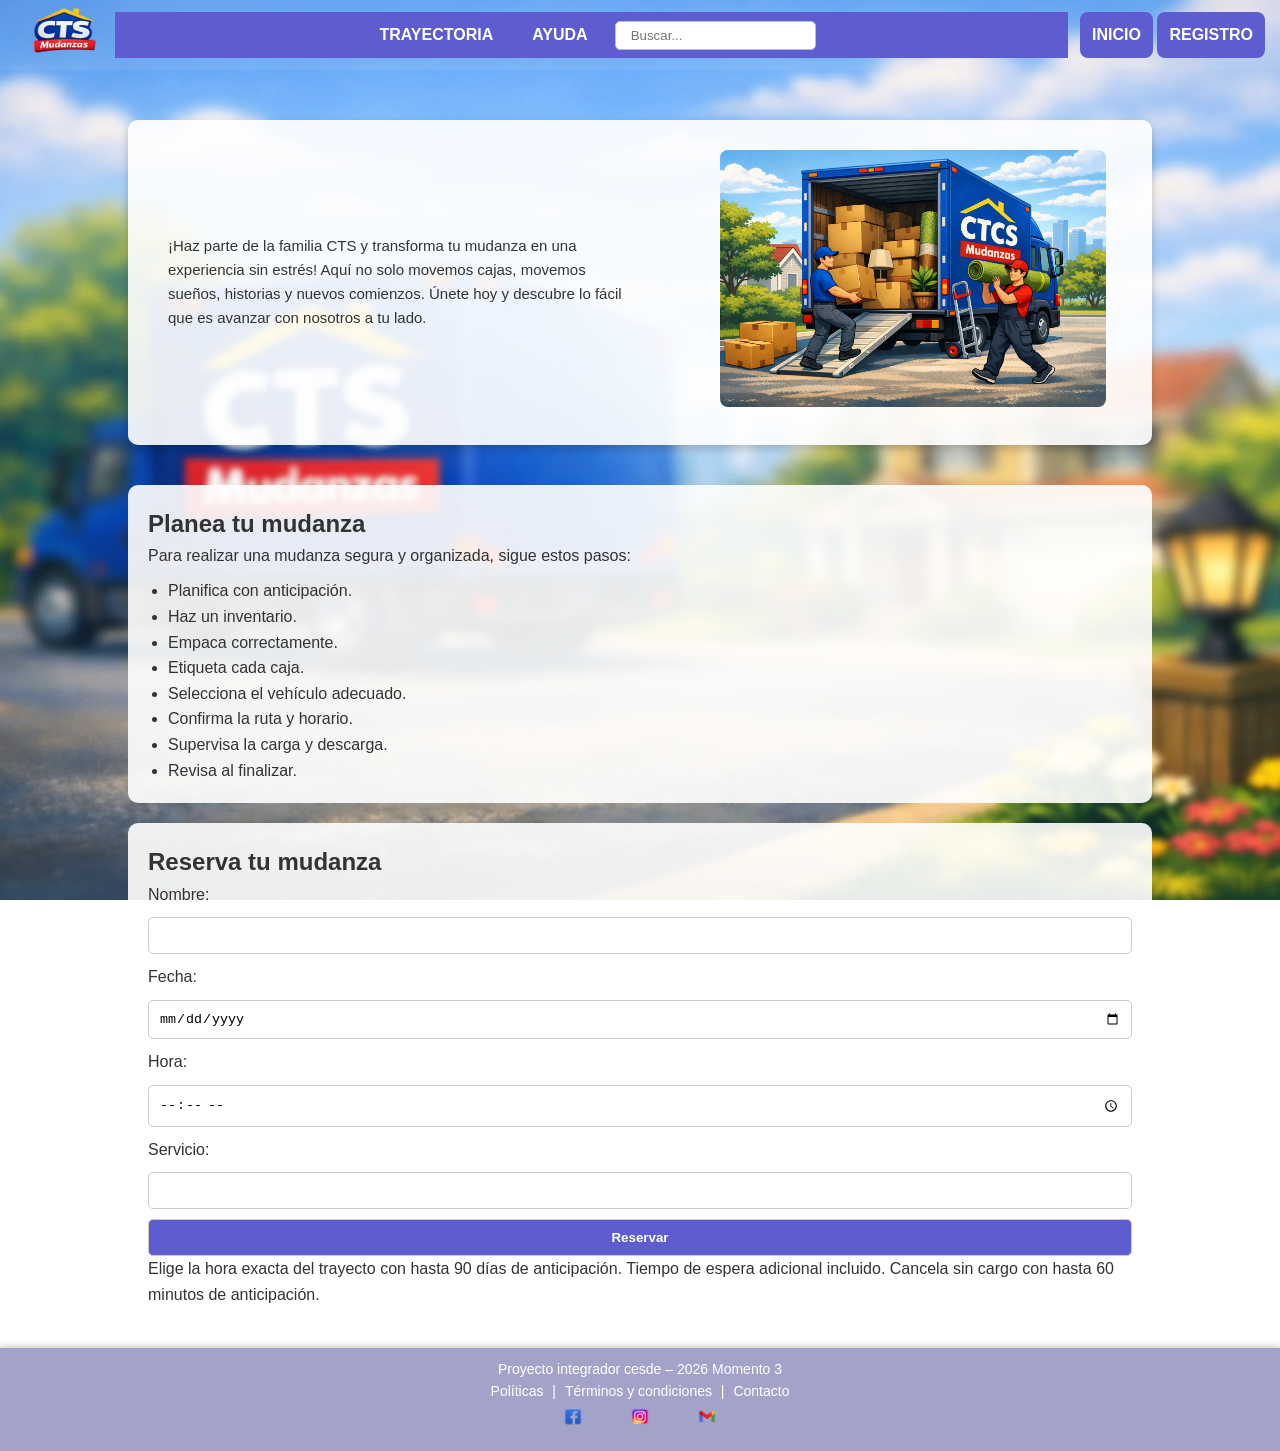
<file: index.html>
<!DOCTYPE html>
<html lang="en">

<head>
    <meta charset="UTF-8">
    <meta name="viewport" content="width=device-width, initial-scale=1.0">
    <title>CARGA TU CASA SEGURA</title>
    <link rel="stylesheet" href="Css/style.css">
</head>

<body>
    <header class="cabezera">
        <nav>
            <section class="nav-izquierda">
                <a href="index.html" class="logo">
                    <img src="imagenes/Logo_CTS.png" alt="CTS" />
                </a>
            </section>

            <form class="barra-busqueda busqueda-mobile" action="busqueda.html" method="get">
                <input type="text" name="q" placeholder="Buscar...">
            </form>

            <input class="menu-toggle" type="checkbox" id="menu-toggle" aria-label="Abrir menu">
            <label class="hamburger-btn" for="menu-toggle" aria-label="Abrir menu">
                <span></span>
                <span></span>
                <span></span>
            </label>
            <label class="menu-overlay" for="menu-toggle" aria-label="Cerrar menu"></label>

            <section class="hamburger-menu" aria-label="Menu principal">
                <section class="nav-centro">
                    <a href="Trayectoria.html">TRAYECTORIA</a>

                    <section class="dropdown">
                        <input class="help-toggle" type="checkbox" id="help-toggle" aria-label="Abrir ayuda">
                        <label class="dropbtn" for="help-toggle">AYUDA</label>
                        <section class="dropdown-content">
                            <a href="ComoUsarCTS.html">Como usar CTS</a>
                            <a href="QuienesSomos.html">Quienes somos</a>
                            <a href="PreguntasFrecuentes.html">Preguntas Frecuentes</a>
                            <a href="Testimonios.html">Testimonios</a>
                        </section>
                    </section>

                    <form class="barra-busqueda busqueda-desktop" action="busqueda.html" method="get">
                        <input type="text" name="q" placeholder="Buscar...">
                    </form>
                </section>

                <section class="nav-derecha">
                    <a href="inicio.html">INICIO</a>
                    <a href="Registro.html">REGISTRO</a>
                </section>
            </section>
        </nav>
    </header>

    <!-- Sección principal -->
    <main>
        <section class="conten">
            <aside class="dere">
                ¡Haz parte de la familia CTS y transforma tu mudanza en una experiencia sin estrés!
                Aquí no solo movemos cajas, movemos sueños, historias y nuevos comienzos.
                Únete hoy y descubre lo fácil que es avanzar con nosotros a tu lado.
            </aside>
            <aside class="izqui">
                <img src="imagenes/Camion.png" alt="Camión de mudanza">
            </aside>
        </section>
        <!-- Planea tu mudanza -->
        <section class="mudanza">
            <h2>Planea tu mudanza</h2>
            <p id="lol">Para realizar una mudanza segura y organizada, sigue estos pasos:</p>
            <ul>
                <li>Planifica con anticipación.</li>
                <li>Haz un inventario.</li>
                <li>Empaca correctamente.</li>
                <li>Etiqueta cada caja.</li>
                <li>Selecciona el vehículo adecuado.</li>
                <li>Confirma la ruta y horario.</li>
                <li>Supervisa la carga y descarga.</li>
                <li>Revisa al finalizar.</li>
            </ul>
        </section>


        <section class="agenda">
            <h2>Reserva tu mudanza</h2>
            <form>
                <label for="nombre">Nombre:</label>
                <input type="text" id="nombre" name="nombre" required>

                <label for="fecha">Fecha:</label>
                <input type="date" id="fecha" name="fecha" required>

                <label for="hora">Hora:</label>
                <input type="time" id="hora" name="hora" required>

                <label for="servicio">Servicio:</label>
                <input type="text" id="servicio" name="servicio">

                <button type="submit">Reservar</button>
            </form>
            <p class="info">Elige la hora exacta del trayecto con hasta 90 días de anticipación.
                Tiempo de espera adicional incluido. Cancela sin cargo con hasta 60 minutos de anticipación.</p>
        </section>
    </main>

    <footer>
        <p>Proyecto integrador cesde – 2026 Momento 3</p>

        <section class="footer-links">
            <a href="Politicas.html">Políticas</a> |
            <a href="TerminoyCondiciones.html">Términos y condiciones</a> |
            <a href="contacto.html">Contacto</a>
        </section>

        <section class="footer-social">
            <a href="https://facebook.com" target="_blank">
                <img src="imagenes/Logo_face.png" alt="Facebook">
            </a>
            <a href="https://instagram.com" target="_blank">
                <img src="imagenes/Logo_inst.png" alt="Instagram">
            </a>
            <a href="https://www.gmail.com">
                <img src="imagenes/Logo_gmail.png" alt="Gmail">
            </a>
        </section>
    </footer>
</body>

</html>
</file>
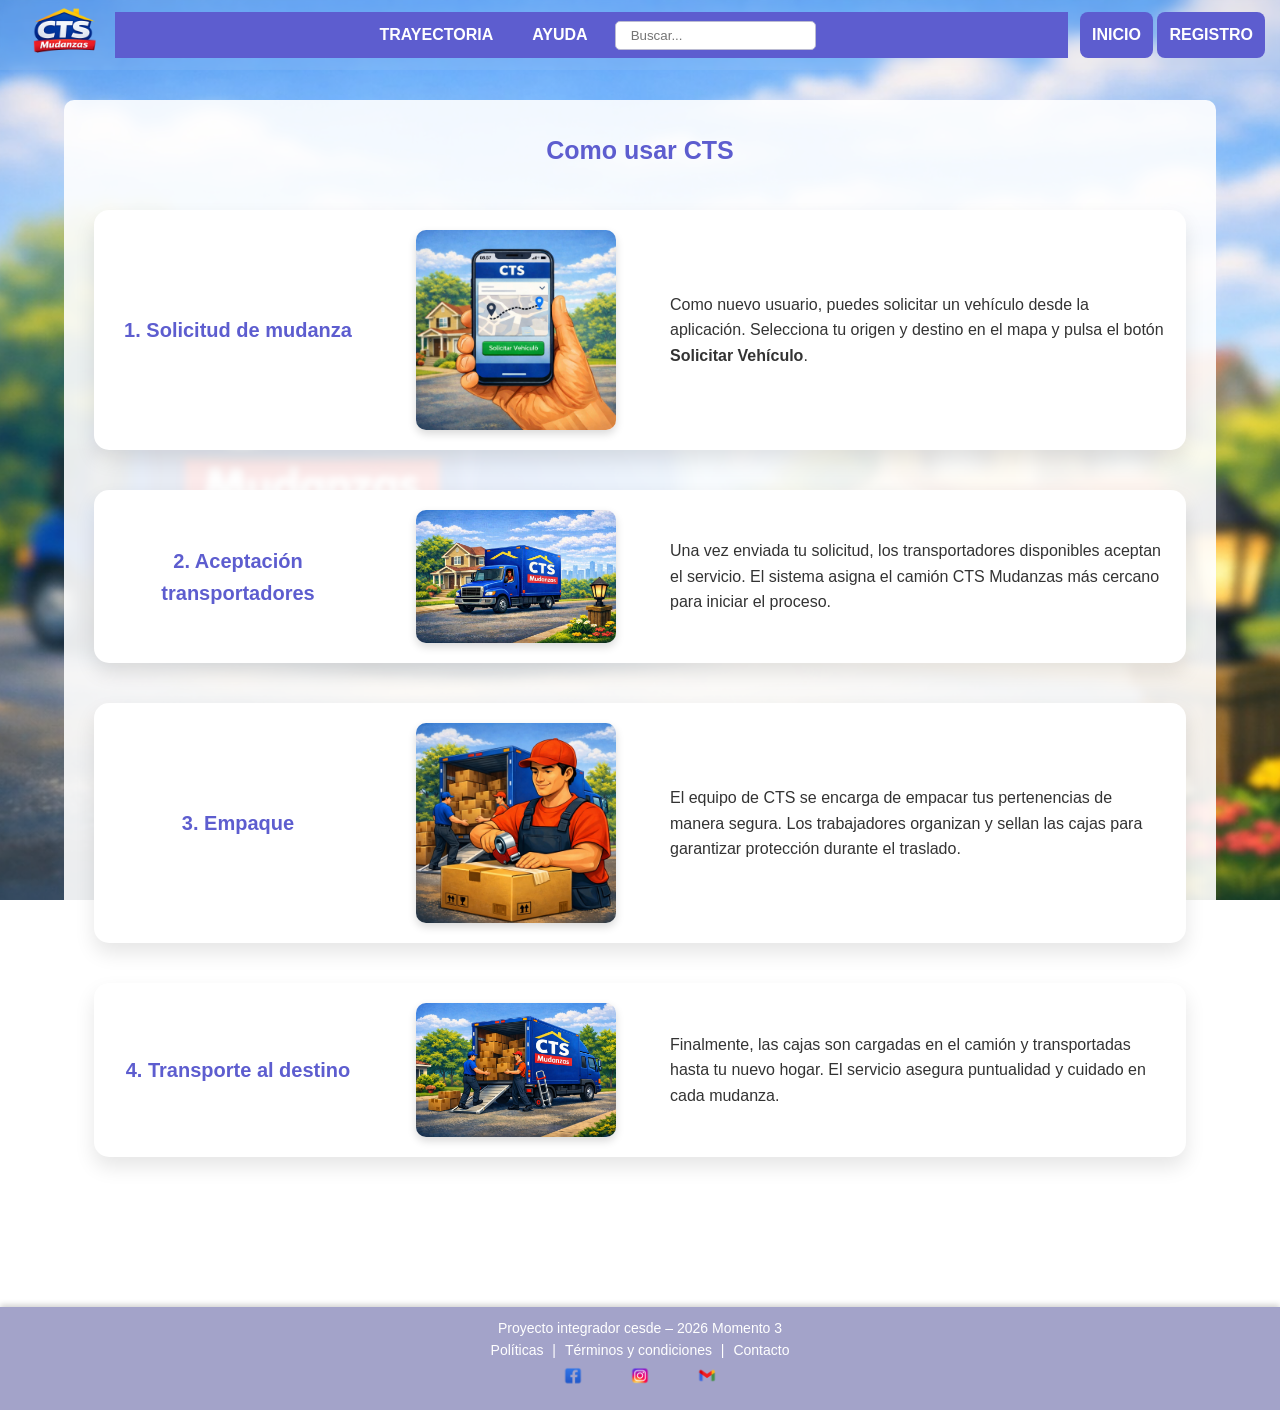
<file: ComoUsarCTS.html>
<!DOCTYPE html>
<html lang="en">

<head>
  <meta charset="UTF-8">
  <meta name="viewport" content="width=device-width, initial-scale=1.0">
  <title>COMO USAR CTS</title>
  <link rel="stylesheet" href="Css/style.css">
</head>

<body>
  <header class="cabezera">
    <nav>
      <section class="nav-izquierda">
        <a href="index.html" class="logo">
          <img src="imagenes/Logo_CTS.png" alt="CTS" />
        </a>
      </section>

      <form class="barra-busqueda busqueda-mobile" action="busqueda.html" method="get">
        <input type="text" name="q" placeholder="Buscar...">
      </form>

      <input class="menu-toggle" type="checkbox" id="menu-toggle" aria-label="Abrir menu">
      <label class="hamburger-btn" for="menu-toggle" aria-label="Abrir menu">
        <span></span>
        <span></span>
        <span></span>
      </label>
      <label class="menu-overlay" for="menu-toggle" aria-label="Cerrar menu"></label>

      <section class="hamburger-menu" aria-label="Menu principal">
        <section class="nav-centro">
          <a href="Trayectoria.html">TRAYECTORIA</a>

          <section class="dropdown">
            <input class="help-toggle" type="checkbox" id="help-toggle" aria-label="Abrir ayuda">
            <label class="dropbtn" for="help-toggle">AYUDA</label>
            <section class="dropdown-content">
              <a href="ComoUsarCTS.html">Como usar CTS</a>
              <a href="QuienesSomos.html">Quienes somos</a>
              <a href="PreguntasFrecuentes.html">Preguntas Frecuentes</a>
              <a href="Testimonios.html">Testimonios</a>
            </section>
          </section>

          <form class="barra-busqueda busqueda-desktop" action="busqueda.html" method="get">
            <input type="text" name="q" placeholder="Buscar...">
          </form>
        </section>

        <section class="nav-derecha">
          <a href="inicio.html">INICIO</a>
          <a href="Registro.html">REGISTRO</a>
        </section>
      </section>
    </nav>
  </header>
  <main>
    <section class="ComoUsarCTS">
      <h2>Como usar CTS</h2>

      <section>
        <h3>1. Solicitud de mudanza</h3>
        <aside class="imagen-contenedor">
          <img src="imagenes/Paso_paso1.png" alt="Solicitud de vehículo en la app CTS">
        </aside>
        <p class="descripcion">
          Como nuevo usuario, puedes solicitar un vehículo desde la aplicación.
          Selecciona tu origen y destino en el mapa y pulsa el botón <strong>Solicitar Vehículo</strong>.
        </p>
      </section>

      <section>
        <h3>2. Aceptación transportadores</h3>
        <aside class="imagen-contenedor">
          <img src="imagenes/Paso_paso2.png" alt="Camión CTS Mudanzas frente a casa">
        </aside>
        <p class="descripcion">
          Una vez enviada tu solicitud, los transportadores disponibles aceptan el servicio.
          El sistema asigna el camión CTS Mudanzas más cercano para iniciar el proceso.
        </p>
      </section>

      <section>
        <h3>3. Empaque</h3>
        <aside class="imagen-contenedor">
          <img src="imagenes/Paso_paso3.png" alt="Trabajadores empacando cajas">
        </aside>
        <p class="descripcion">
          El equipo de CTS se encarga de empacar tus pertenencias de manera segura.
          Los trabajadores organizan y sellan las cajas para garantizar protección durante el traslado.
        </p>
      </section>

      <section>
        <h3>4. Transporte al destino</h3>
        <aside class="imagen-contenedor">
          <img src="imagenes/Paso_paso4.png" alt="Camión CTS cargando cajas">
        </aside>
        <p class="descripcion">
          Finalmente, las cajas son cargadas en el camión y transportadas hasta tu nuevo hogar.
          El servicio asegura puntualidad y cuidado en cada mudanza.
        </p>
      </section>
    </section>
  </main>


  <footer>
    <p>Proyecto integrador cesde – 2026 Momento 3</p>

    <section class="footer-links">
      <a href="Politicas.html">Políticas</a> |
      <a href="TerminoyCondiciones.html">Términos y condiciones</a> |
      <a href="contacto.html">Contacto</a>
    </section>

    <section class="footer-social">
      <a href="https://facebook.com" target="_blank">
        <img src="imagenes/Logo_face.png" alt="Facebook">
      </a>
      <a href="https://instagram.com" target="_blank">
        <img src="imagenes/Logo_inst.png" alt="Instagram">
      </a>
      <a href="https://www.gmail.com">
        <img src="imagenes/Logo_gmail.png" alt="Gmail">
      </a>
    </section>
  </footer>
</body>

</html>
</file>
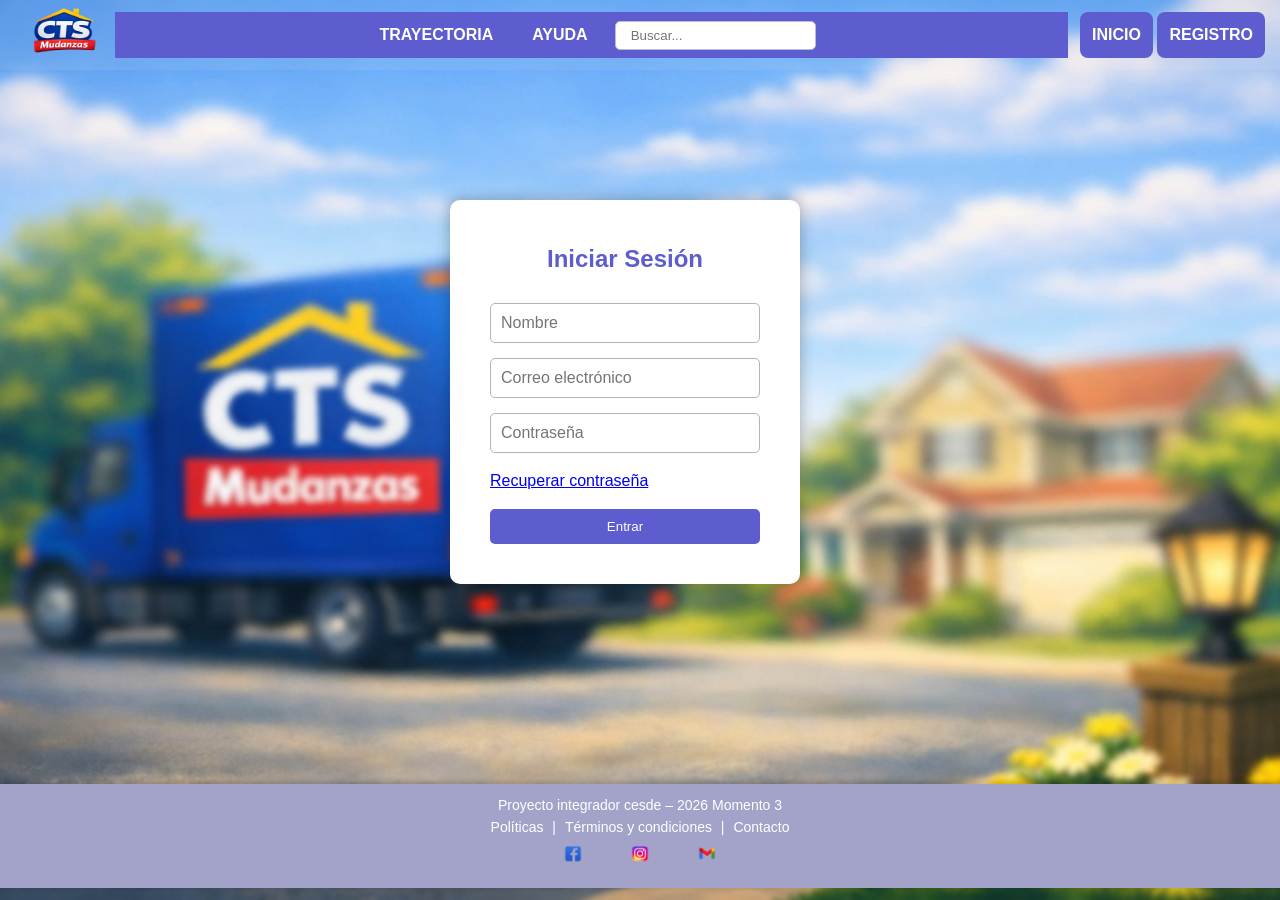
<file: inicio.html>
<!DOCTYPE html>
<html lang="en">

<head>
  <meta charset="UTF-8">
  <meta name="viewport" content="width=device-width, initial-scale=1.0">
  <title>INICIO</title>
  <link rel="stylesheet" href="Css/style.css">

</head>

<body>
  <header class="cabezera">
    <nav>
      <section class="nav-izquierda">
        <a href="index.html" class="logo">
          <img src="imagenes/Logo_CTS.png" alt="CTS" />
        </a>
      </section>

      <form class="barra-busqueda busqueda-mobile" action="busqueda.html" method="get">
        <input type="text" name="q" placeholder="Buscar...">
      </form>

      <input class="menu-toggle" type="checkbox" id="menu-toggle" aria-label="Abrir menu">
      <label class="hamburger-btn" for="menu-toggle" aria-label="Abrir menu">
        <span></span>
        <span></span>
        <span></span>
      </label>
      <label class="menu-overlay" for="menu-toggle" aria-label="Cerrar menu"></label>

      <section class="hamburger-menu" aria-label="Menu principal">
        <section class="nav-centro">
          <a href="Trayectoria.html">TRAYECTORIA</a>

          <section class="dropdown">
            <input class="help-toggle" type="checkbox" id="help-toggle" aria-label="Abrir ayuda">
            <label class="dropbtn" for="help-toggle">AYUDA</label>
            <section class="dropdown-content">
              <a href="ComoUsarCTS.html">Como usar CTS</a>
              <a href="QuienesSomos.html">Quienes somos</a>
              <a href="PreguntasFrecuentes.html">Preguntas Frecuentes</a>
              <a href="Testimonios.html">Testimonios</a>
            </section>
          </section>

          <form class="barra-busqueda busqueda-desktop" action="busqueda.html" method="get">
            <input type="text" name="q" placeholder="Buscar...">
          </form>
        </section>

        <section class="nav-derecha">
          <a href="inicio.html">INICIO</a>
          <a href="Registro.html">REGISTRO</a>
        </section>
      </section>
    </nav>
  </header>

  <section class="login-flotante">
    <h2>Iniciar Sesión</h2>

    <input type="text" id="nombre" placeholder="Nombre">
    <input type="email" placeholder="Correo electrónico">
    <input type="password" placeholder="Contraseña">
    <a href="#">Recuperar contraseña</a>

    <button onclick="entrar()">Entrar</button>
  </section>

  <footer>
    <p>Proyecto integrador cesde – 2026 Momento 3</p>

    <section class="footer-links">
      <a href="Politicas.html">Políticas</a> |
      <a href="TerminoyCondiciones.html">Términos y condiciones</a> |
      <a href="contacto.html">Contacto</a>
    </section>

    <section class="footer-social">
      <a href="https://facebook.com" target="_blank">
        <img src="imagenes/Logo_face.png" alt="Facebook">
      </a>
      <a href="https://instagram.com" target="_blank">
        <img src="imagenes/Logo_inst.png" alt="Instagram">
      </a>
      <a href="https://www.gmail.com">
        <img src="imagenes/Logo_gmail.png" alt="Gmail">
      </a>
    </section>
  </footer>
</body>

</html>
</file>
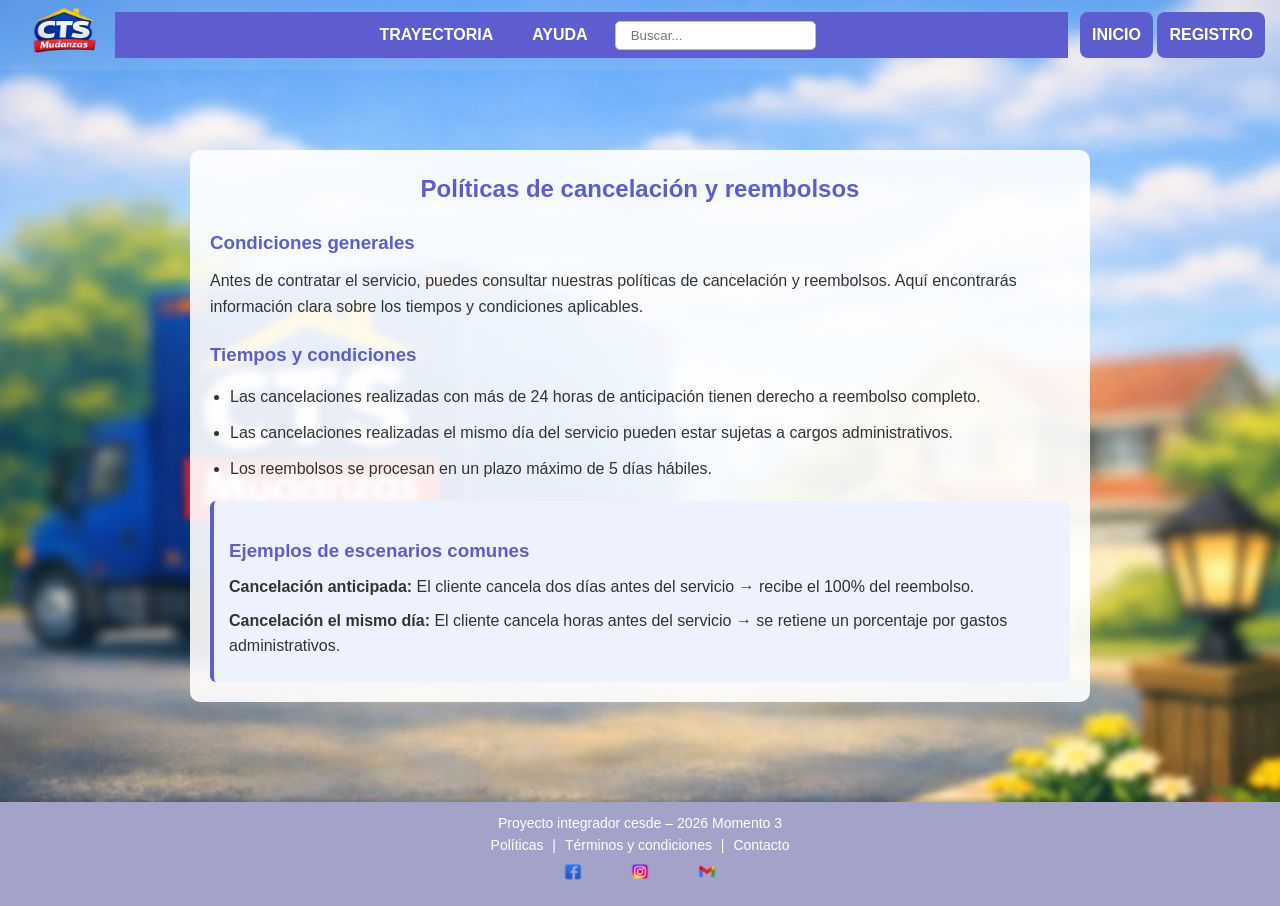
<file: Politicas.html>
<!DOCTYPE html>
<html lang="en">

<head>
  <meta charset="UTF-8">
  <meta name="viewport" content="width=device-width, initial-scale=1.0">
  <title>POLITICAS</title>
  <link rel="stylesheet" href="Css/style.css">
</head>

<body>
  <header class="cabezera">
    <nav>
      <section class="nav-izquierda">
        <a href="index.html" class="logo">
          <img src="imagenes/Logo_CTS.png" alt="CTS" />
        </a>
      </section>

      <form class="barra-busqueda busqueda-mobile" action="busqueda.html" method="get">
        <input type="text" name="q" placeholder="Buscar...">
      </form>

      <input class="menu-toggle" type="checkbox" id="menu-toggle" aria-label="Abrir menu">
      <label class="hamburger-btn" for="menu-toggle" aria-label="Abrir menu">
        <span></span>
        <span></span>
        <span></span>
      </label>
      <label class="menu-overlay" for="menu-toggle" aria-label="Cerrar menu"></label>

      <section class="hamburger-menu" aria-label="Menu principal">
        <section class="nav-centro">
          <a href="Trayectoria.html">TRAYECTORIA</a>

          <section class="dropdown">
            <input class="help-toggle" type="checkbox" id="help-toggle" aria-label="Abrir ayuda">
            <label class="dropbtn" for="help-toggle">AYUDA</label>
            <section class="dropdown-content">
              <a href="ComoUsarCTS.html">Como usar CTS</a>
              <a href="QuienesSomos.html">Quienes somos</a>
              <a href="PreguntasFrecuentes.html">Preguntas Frecuentes</a>
              <a href="Testimonios.html">Testimonios</a>
            </section>
          </section>

          <form class="barra-busqueda busqueda-desktop" action="busqueda.html" method="get">
            <input type="text" name="q" placeholder="Buscar...">
          </form>
        </section>

        <section class="nav-derecha">
          <a href="inicio.html">INICIO</a>
          <a href="Registro.html">REGISTRO</a>
        </section>
      </section>
    </nav>
  </header>


  <section class="politicas">
    <h2>Políticas de cancelación y reembolsos</h2>

    <section>
      <h3>Condiciones generales</h3>
      <p>
        Antes de contratar el servicio, puedes consultar nuestras políticas de cancelación y reembolsos.
        Aquí encontrarás información clara sobre los tiempos y condiciones aplicables.
      </p>
    </section>

    <section>
      <h3>Tiempos y condiciones</h3>
      <ul>
        <li>Las cancelaciones realizadas con más de 24 horas de anticipación tienen derecho a reembolso completo.</li>
        <li>Las cancelaciones realizadas el mismo día del servicio pueden estar sujetas a cargos administrativos.</li>
        <li>Los reembolsos se procesan en un plazo máximo de 5 días hábiles.</li>
      </ul>
    </section>

    <section class="ejemplos">
      <h3>Ejemplos de escenarios comunes</h3>
      <p><strong>Cancelación anticipada:</strong> El cliente cancela dos días antes del servicio → recibe el 100% del
        reembolso.</p>
      <p><strong>Cancelación el mismo día:</strong> El cliente cancela horas antes del servicio → se retiene un
        porcentaje por gastos administrativos.</p>
    </section>
  </section>

  <footer>
    <p>Proyecto integrador cesde – 2026 Momento 3</p>

    <section class="footer-links">
      <a href="Politicas.html">Políticas</a> |
      <a href="TerminoyCondiciones.html">Términos y condiciones</a> |
      <a href="contacto.html">Contacto</a>
    </section>

    <section class="footer-social">
      <a href="https://facebook.com" target="_blank">
        <img src="imagenes/Logo_face.png" alt="Facebook">
      </a>
      <a href="https://instagram.com" target="_blank">
        <img src="imagenes/Logo_inst.png" alt="Instagram">
      </a>
      <a href="https://www.gmail.com">
        <img src="imagenes/Logo_gmail.png" alt="Gmail">
      </a>
    </section>
  </footer>
</body>

</html>
</file>
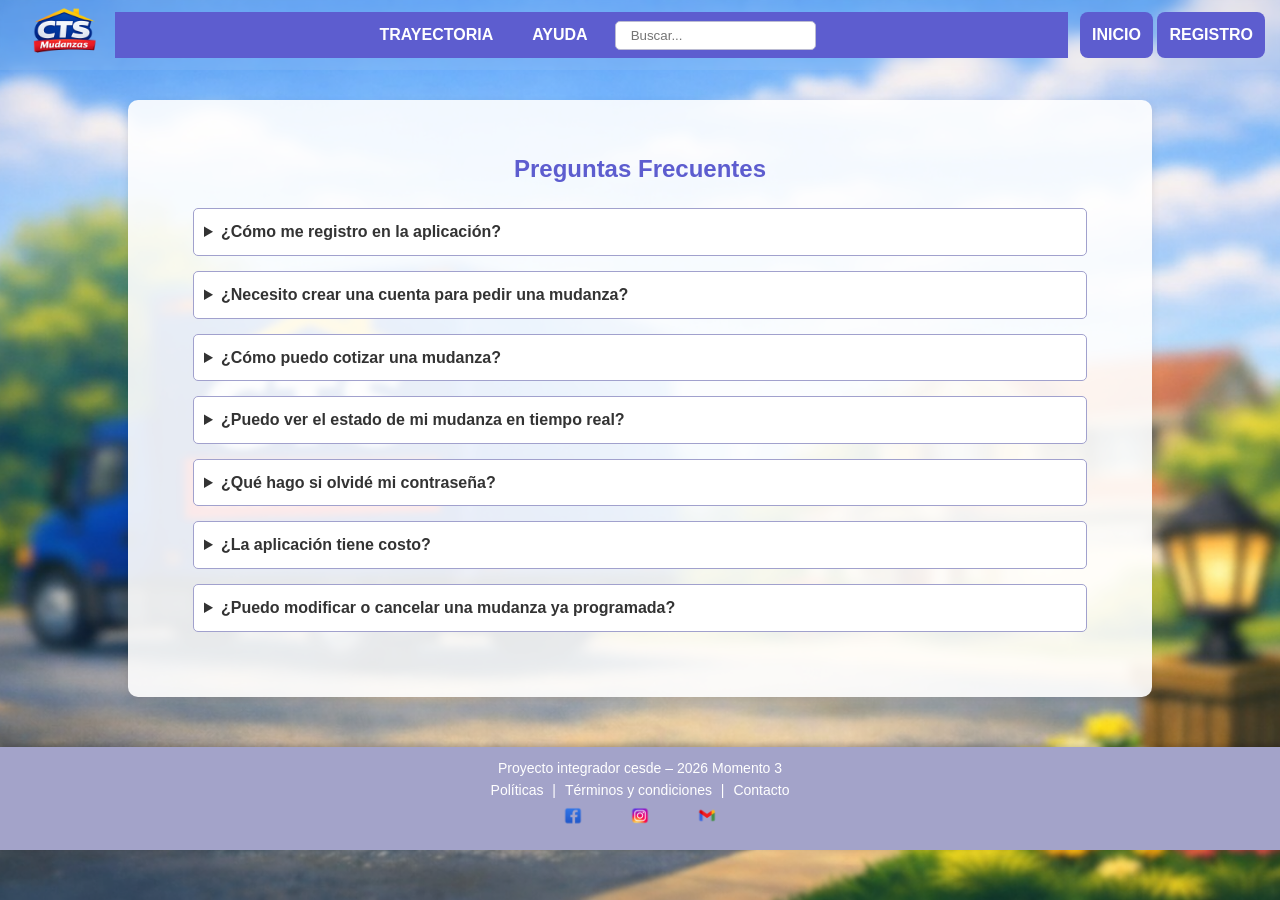
<file: PreguntasFrecuentes.html>
<!DOCTYPE html>
<html lang="en">

<head>
    <meta charset="UTF-8">
    <meta name="viewport" content="width=device-width, initial-scale=1.0">
    <title>PREGUNTAS FRECUENTES</title>
    <link rel="stylesheet" href="Css/style.css">
</head>

<body>
  <header class="cabezera">
    <nav>
      <section class="nav-izquierda">
        <a href="index.html" class="logo">
          <img src="imagenes/Logo_CTS.png" alt="CTS" />
        </a>
      </section>

      <form class="barra-busqueda busqueda-mobile" action="busqueda.html" method="get">
        <input type="text" name="q" placeholder="Buscar...">
      </form>

      <input class="menu-toggle" type="checkbox" id="menu-toggle" aria-label="Abrir menu">
      <label class="hamburger-btn" for="menu-toggle" aria-label="Abrir menu">
        <span></span>
        <span></span>
        <span></span>
      </label>
      <label class="menu-overlay" for="menu-toggle" aria-label="Cerrar menu"></label>

      <section class="hamburger-menu" aria-label="Menu principal">
        <section class="nav-centro">
          <a href="Trayectoria.html">TRAYECTORIA</a>

          <section class="dropdown">
            <input class="help-toggle" type="checkbox" id="help-toggle" aria-label="Abrir ayuda">
            <label class="dropbtn" for="help-toggle">AYUDA</label>
            <section class="dropdown-content">
              <a href="ComoUsarCTS.html">Como usar CTS</a>
              <a href="QuienesSomos.html">Quienes somos</a>
              <a href="PreguntasFrecuentes.html">Preguntas Frecuentes</a>
              <a href="Testimonios.html">Testimonios</a>
            </section>
          </section>

          <form class="barra-busqueda busqueda-desktop" action="busqueda.html" method="get">
            <input type="text" name="q" placeholder="Buscar...">
          </form>
        </section>

        <section class="nav-derecha">
          <a href="inicio.html">INICIO</a>
          <a href="Registro.html">REGISTRO</a>
        </section>
      </section>
    </nav>
  </header>

    <section class="PreguntasF">
        <h2>Preguntas Frecuentes</h2>
        <details>
            <summary>¿Cómo me registro en la aplicación?</summary>
            <p>Puedes registrarte ingresando tu nombre, correo electrónico y contraseña en la sección de Registro.
                También puedes usar tu cuenta de redes sociales si lo prefieres.</p>
        </details>

        <details>
            <summary>¿Necesito crear una cuenta para pedir una mudanza?</summary>
            <p>Sí, es necesario registrarte para poder guardar tus datos, cotizaciones y hacer seguimiento a tus
                servicios.</p>
        </details>

        <details>
            <summary>¿Cómo puedo cotizar una mudanza?</summary>
            <p>En la pantalla principal encontrarás la opción "Cotizar mudanza". Allí podrás ingresar la dirección de
                origen, destino y el tipo de objetos que deseas transportar.</p>
        </details>

        <details>
            <summary>¿Puedo ver el estado de mi mudanza en tiempo real?</summary>
            <p>Sí, en la sección "Trayectoria" podrás consultar el estado de tu mudanza: en preparación, en tránsito o
                entregada.</p>
        </details>

        <details>
            <summary>¿Qué hago si olvidé mi contraseña?</summary>
            <p>En la pantalla de inicio de sesión selecciona "Olvidé mi contraseña" y sigue las instrucciones para
                recuperarla.</p>
        </details>

        <details>
            <summary>¿La aplicación tiene costo?</summary>
            <p>No, la aplicación es gratuita. Solo pagas por los servicios de mudanza que contrates.</p>
        </details>

        <details>
            <summary>¿Puedo modificar o cancelar una mudanza ya programada?</summary>
            <p>Sí, desde la sección "Trayectoria" puedes gestionar tus servicios, modificarlos o cancelarlos según las
                políticas de la empresa.</p>
        </details>
    </section>

    <footer>
        <p>Proyecto integrador cesde – 2026 Momento 3</p>

        <section class="footer-links">
            <a href="Politicas.html">Políticas</a> |
            <a href="TerminoyCondiciones.html">Términos y condiciones</a> |
            <a href="contacto.html">Contacto</a>
        </section>

        <section class="footer-social">
            <a href="https://facebook.com" target="_blank">
                <img src="imagenes/Logo_face.png" alt="Facebook">
            </a>
            <a href="https://instagram.com" target="_blank">
                <img src="imagenes/Logo_inst.png" alt="Instagram">
            </a>
            <a href="https://www.gmail.com">
                <img src="imagenes/Logo_gmail.png" alt="Gmail">
            </a>
        </section>
    </footer>
</body>

</html>
</file>
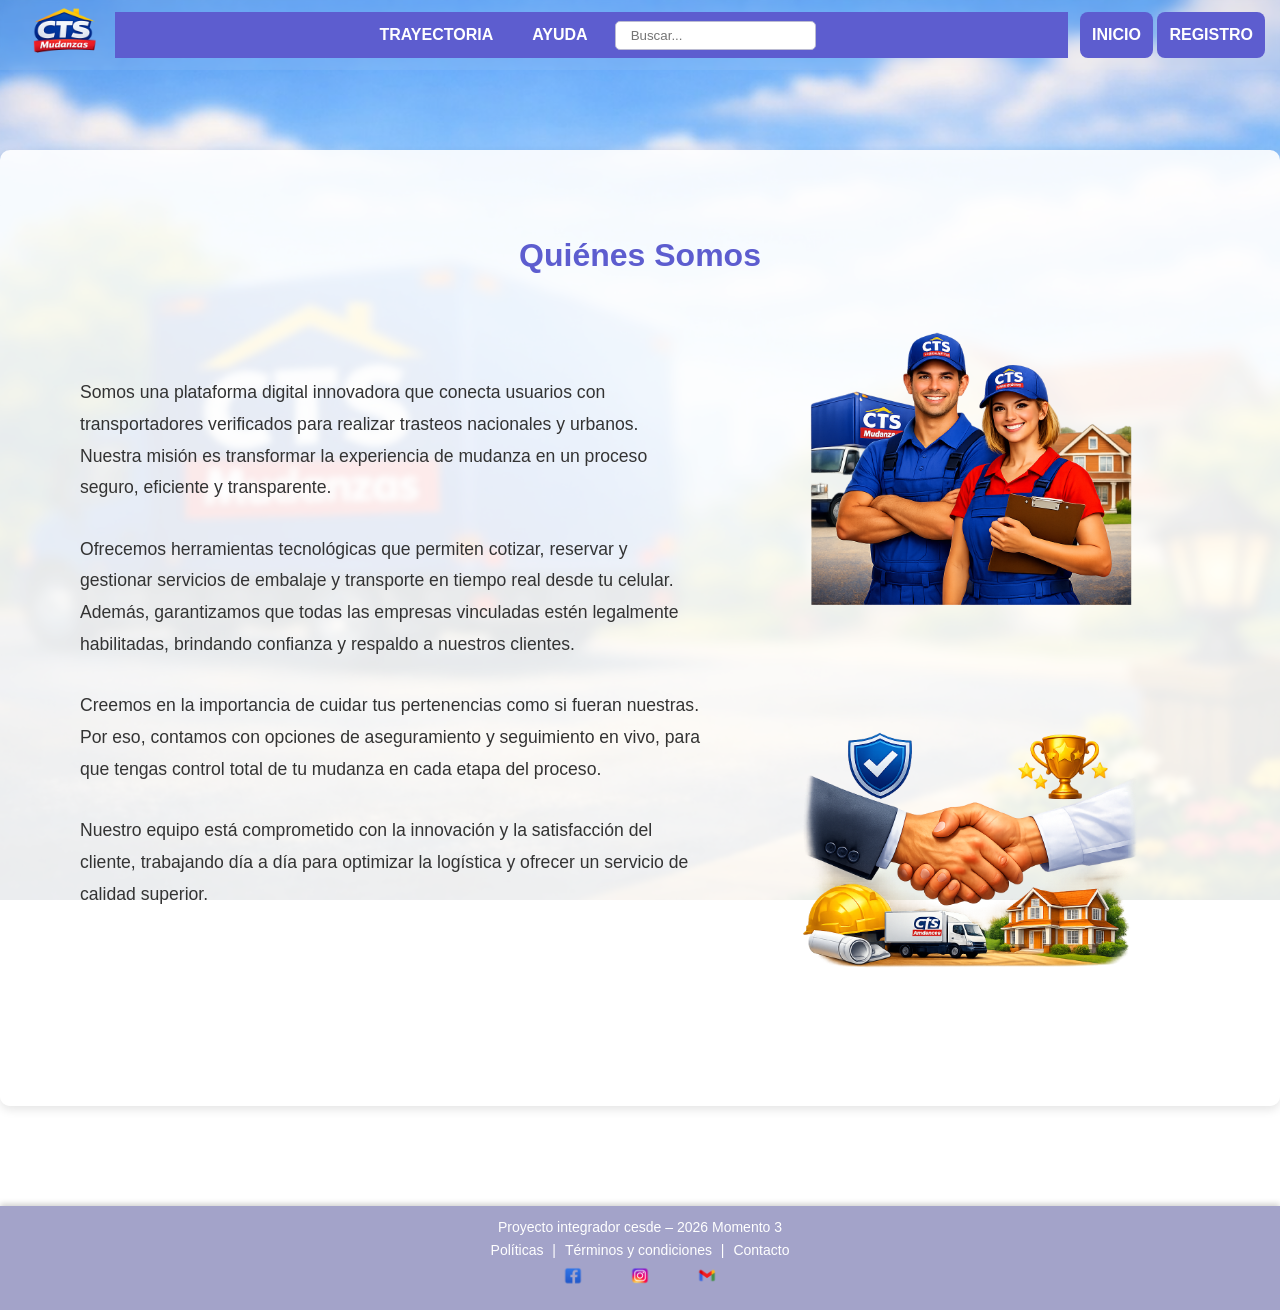
<file: QuienesSomos.html>
<!DOCTYPE html>
<html lang="en">

<head>
  <meta charset="UTF-8">
  <meta name="viewport" content="width=device-width, initial-scale=1.0">
  <title>QUIENES SOMOS</title>
  <link rel="stylesheet" href="Css/style.css">
</head>

<body>
  <header class="cabezera">
    <nav>
      <section class="nav-izquierda">
        <a href="index.html" class="logo">
          <img src="imagenes/Logo_CTS.png" alt="CTS" />
        </a>
      </section>

      <form class="barra-busqueda busqueda-mobile" action="busqueda.html" method="get">
        <input type="text" name="q" placeholder="Buscar...">
      </form>

      <input class="menu-toggle" type="checkbox" id="menu-toggle" aria-label="Abrir menu">
      <label class="hamburger-btn" for="menu-toggle" aria-label="Abrir menu">
        <span></span>
        <span></span>
        <span></span>
      </label>
      <label class="menu-overlay" for="menu-toggle" aria-label="Cerrar menu"></label>

      <section class="hamburger-menu" aria-label="Menu principal">
        <section class="nav-centro">
          <a href="Trayectoria.html">TRAYECTORIA</a>

          <section class="dropdown">
            <input class="help-toggle" type="checkbox" id="help-toggle" aria-label="Abrir ayuda">
            <label class="dropbtn" for="help-toggle">AYUDA</label>
            <section class="dropdown-content">
              <a href="ComoUsarCTS.html">Como usar CTS</a>
              <a href="QuienesSomos.html">Quienes somos</a>
              <a href="PreguntasFrecuentes.html">Preguntas Frecuentes</a>
              <a href="Testimonios.html">Testimonios</a>
            </section>
          </section>

          <form class="barra-busqueda busqueda-desktop" action="busqueda.html" method="get">
            <input type="text" name="q" placeholder="Buscar...">
          </form>
        </section>

        <section class="nav-derecha">
          <a href="inicio.html">INICIO</a>
          <a href="Registro.html">REGISTRO</a>
        </section>
      </section>
    </nav>
  </header>

  <section class="quienes-somos">
    <h2>Quiénes Somos</h2>

    <article class="contenido">
      <section class="texto">
        <p>
          Somos una plataforma digital innovadora que conecta usuarios con transportadores verificados para realizar
          trasteos nacionales y urbanos.
          Nuestra misión es transformar la experiencia de mudanza en un proceso seguro, eficiente y transparente.
        </p>
        <p>
          Ofrecemos herramientas tecnológicas que permiten cotizar, reservar y gestionar servicios de embalaje y
          transporte en tiempo real desde tu celular.
          Además, garantizamos que todas las empresas vinculadas estén legalmente habilitadas, brindando confianza y
          respaldo a nuestros clientes.
        </p>
        <p>
          Creemos en la importancia de cuidar tus pertenencias como si fueran nuestras. Por eso, contamos con opciones
          de aseguramiento y seguimiento en vivo,
          para que tengas control total de tu mudanza en cada etapa del proceso.
        </p>
        <p>
          Nuestro equipo está comprometido con la innovación y la satisfacción del cliente, trabajando día a día para
          optimizar la logística y ofrecer un servicio de calidad superior.
        </p>
      </section>

      <aside class="imagenes">
        <figure>
          <img src="imagenes/QuienesSomos.png" alt="Equipo CTS Mudanzas">
        </figure>
        <figure>
          <img src="imagenes/QuienesSomos2.png" alt="Confianza y compromiso CTS Mudanzas">
        </figure>
      </aside>
    </article>
  </section>

  <footer>
    <p>Proyecto integrador cesde – 2026 Momento 3</p>

    <section class="footer-links">
      <a href="Politicas.html">Políticas</a> |
      <a href="TerminoyCondiciones.html">Términos y condiciones</a> |
      <a href="contacto.html">Contacto</a>
    </section>

    <section class="footer-social">
      <a href="https://facebook.com" target="_blank">
        <img src="imagenes/Logo_face.png" alt="Facebook">
      </a>
      <a href="https://instagram.com" target="_blank">
        <img src="imagenes/Logo_inst.png" alt="Instagram">
      </a>
      <a href="https://www.gmail.com">
        <img src="imagenes/Logo_gmail.png" alt="Gmail">
      </a>
    </section>
  </footer>
</body>

</html>
</file>
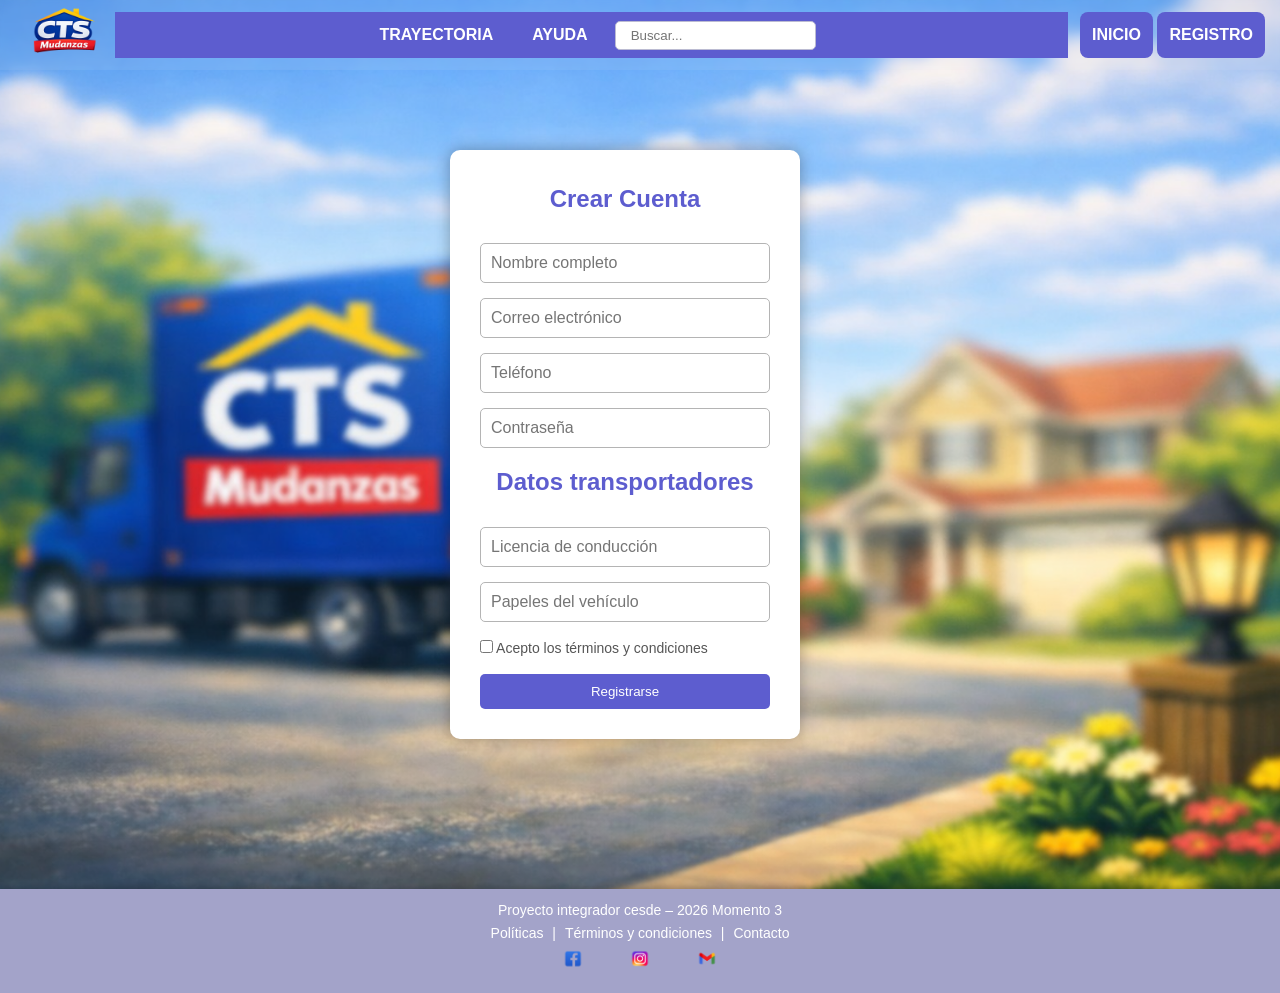
<file: Registro.html>
<!DOCTYPE html>
<html lang="en">

<head>
  <meta charset="UTF-8">
  <meta name="viewport" content="width=device-width, initial-scale=1.0">
  <title>REGISTRO</title>
  <link rel="stylesheet" href="Css/style.css">
</head>

<body>
  <header class="cabezera">
    <nav>
      <section class="nav-izquierda">
        <a href="index.html" class="logo">
          <img src="imagenes/Logo_CTS.png" alt="CTS" />
        </a>
      </section>

      <form class="barra-busqueda busqueda-mobile" action="busqueda.html" method="get">
        <input type="text" name="q" placeholder="Buscar...">
      </form>

      <input class="menu-toggle" type="checkbox" id="menu-toggle" aria-label="Abrir menu">
      <label class="hamburger-btn" for="menu-toggle" aria-label="Abrir menu">
        <span></span>
        <span></span>
        <span></span>
      </label>
      <label class="menu-overlay" for="menu-toggle" aria-label="Cerrar menu"></label>

      <section class="hamburger-menu" aria-label="Menu principal">
        <section class="nav-centro">
          <a href="Trayectoria.html">TRAYECTORIA</a>

          <section class="dropdown">
            <input class="help-toggle" type="checkbox" id="help-toggle" aria-label="Abrir ayuda">
            <label class="dropbtn" for="help-toggle">AYUDA</label>
            <section class="dropdown-content">
              <a href="ComoUsarCTS.html">Como usar CTS</a>
              <a href="QuienesSomos.html">Quienes somos</a>
              <a href="PreguntasFrecuentes.html">Preguntas Frecuentes</a>
              <a href="Testimonios.html">Testimonios</a>
            </section>
          </section>

          <form class="barra-busqueda busqueda-desktop" action="busqueda.html" method="get">
            <input type="text" name="q" placeholder="Buscar...">
          </form>
        </section>

        <section class="nav-derecha">
          <a href="inicio.html">INICIO</a>
          <a href="Registro.html">REGISTRO</a>
        </section>
      </section>
    </nav>
  </header>

  <article class="registro-flotante">
    <h2>Crear Cuenta</h2>

    <input type="text" placeholder="Nombre completo" required>
    <input type="email" placeholder="Correo electrónico" required>
    <input type="tel" placeholder="Teléfono" required>
    <input type="password" placeholder="Contraseña" required>

    <h2>Datos transportadores</h2>
    <input type="text" placeholder="Licencia de conducción">
    <input type="text" placeholder="Papeles del vehículo">

    <label>
      <input type="checkbox" required> Acepto los términos y condiciones
    </label>

    <button onclick="registrar()">Registrarse</button>
  </article>

  <footer>
    <p>Proyecto integrador cesde – 2026 Momento 3</p>

    <section class="footer-links">
      <a href="Politicas.html">Políticas</a> |
      <a href="TerminoyCondiciones.html">Términos y condiciones</a> |
      <a href="contacto.html">Contacto</a>
    </section>

    <section class="footer-social">
      <a href="https://facebook.com" target="_blank">
        <img src="imagenes/Logo_face.png" alt="Facebook">
      </a>
      <a href="https://instagram.com" target="_blank">
        <img src="imagenes/Logo_inst.png" alt="Instagram">
      </a>
      <a href="https://www.gmail.com">
        <img src="imagenes/Logo_gmail.png" alt="Gmail">
      </a>
    </section>
  </footer>
</body>

</html>
</file>
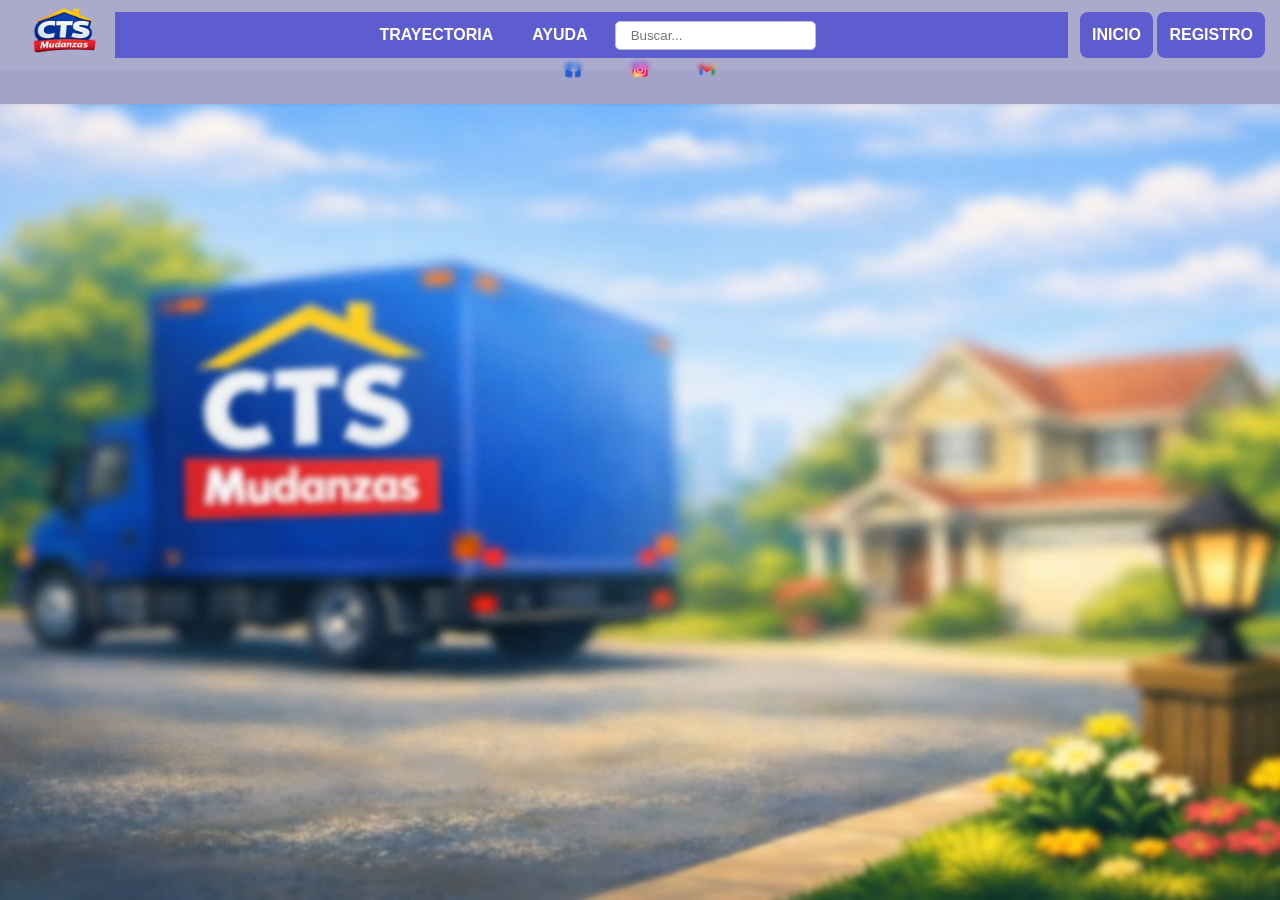
<file: TerminoyCondiciones.html>
<!DOCTYPE html>
<html lang="en">

<head>
    <meta charset="UTF-8">
    <meta name="viewport" content="width=device-width, initial-scale=1.0">
    <title>Terminos y condiciones</title>
    <link rel="stylesheet" href="Css/style.css">
</head>

<body>
  <header class="cabezera">
    <nav>
      <section class="nav-izquierda">
        <a href="index.html" class="logo">
          <img src="imagenes/Logo_CTS.png" alt="CTS" />
        </a>
      </section>

      <form class="barra-busqueda busqueda-mobile" action="busqueda.html" method="get">
        <input type="text" name="q" placeholder="Buscar...">
      </form>

      <input class="menu-toggle" type="checkbox" id="menu-toggle" aria-label="Abrir menu">
      <label class="hamburger-btn" for="menu-toggle" aria-label="Abrir menu">
        <span></span>
        <span></span>
        <span></span>
      </label>
      <label class="menu-overlay" for="menu-toggle" aria-label="Cerrar menu"></label>

      <section class="hamburger-menu" aria-label="Menu principal">
        <section class="nav-centro">
          <a href="Trayectoria.html">TRAYECTORIA</a>

          <section class="dropdown">
            <input class="help-toggle" type="checkbox" id="help-toggle" aria-label="Abrir ayuda">
            <label class="dropbtn" for="help-toggle">AYUDA</label>
            <section class="dropdown-content">
              <a href="ComoUsarCTS.html">Como usar CTS</a>
              <a href="QuienesSomos.html">Quienes somos</a>
              <a href="PreguntasFrecuentes.html">Preguntas Frecuentes</a>
              <a href="Testimonios.html">Testimonios</a>
            </section>
          </section>

          <form class="barra-busqueda busqueda-desktop" action="busqueda.html" method="get">
            <input type="text" name="q" placeholder="Buscar...">
          </form>
        </section>

        <section class="nav-derecha">
          <a href="inicio.html">INICIO</a>
          <a href="Registro.html">REGISTRO</a>
        </section>
      </section>
    </nav>
  </header>





    <footer>
        <p>Proyecto integrador cesde – 2026 Momento 3</p>

        <section class="footer-links">
            <a href="Politicas.html">Políticas</a> |
            <a href="TerminoyCondiciones.html">Términos y condiciones</a> |
            <a href="contacto.html">Contacto</a>
        </section>

        <section class="footer-social">
            <a href="https://facebook.com" target="_blank">
                <img src="imagenes/Logo_face.png" alt="Facebook">
            </a>
            <a href="https://instagram.com" target="_blank">
                <img src="imagenes/Logo_inst.png" alt="Instagram">
            </a>
            <a href="https://www.gmail.com">
                <img src="imagenes/Logo_gmail.png" alt="Gmail">
            </a>
        </section>
    </footer>
</body>

</html>
</file>
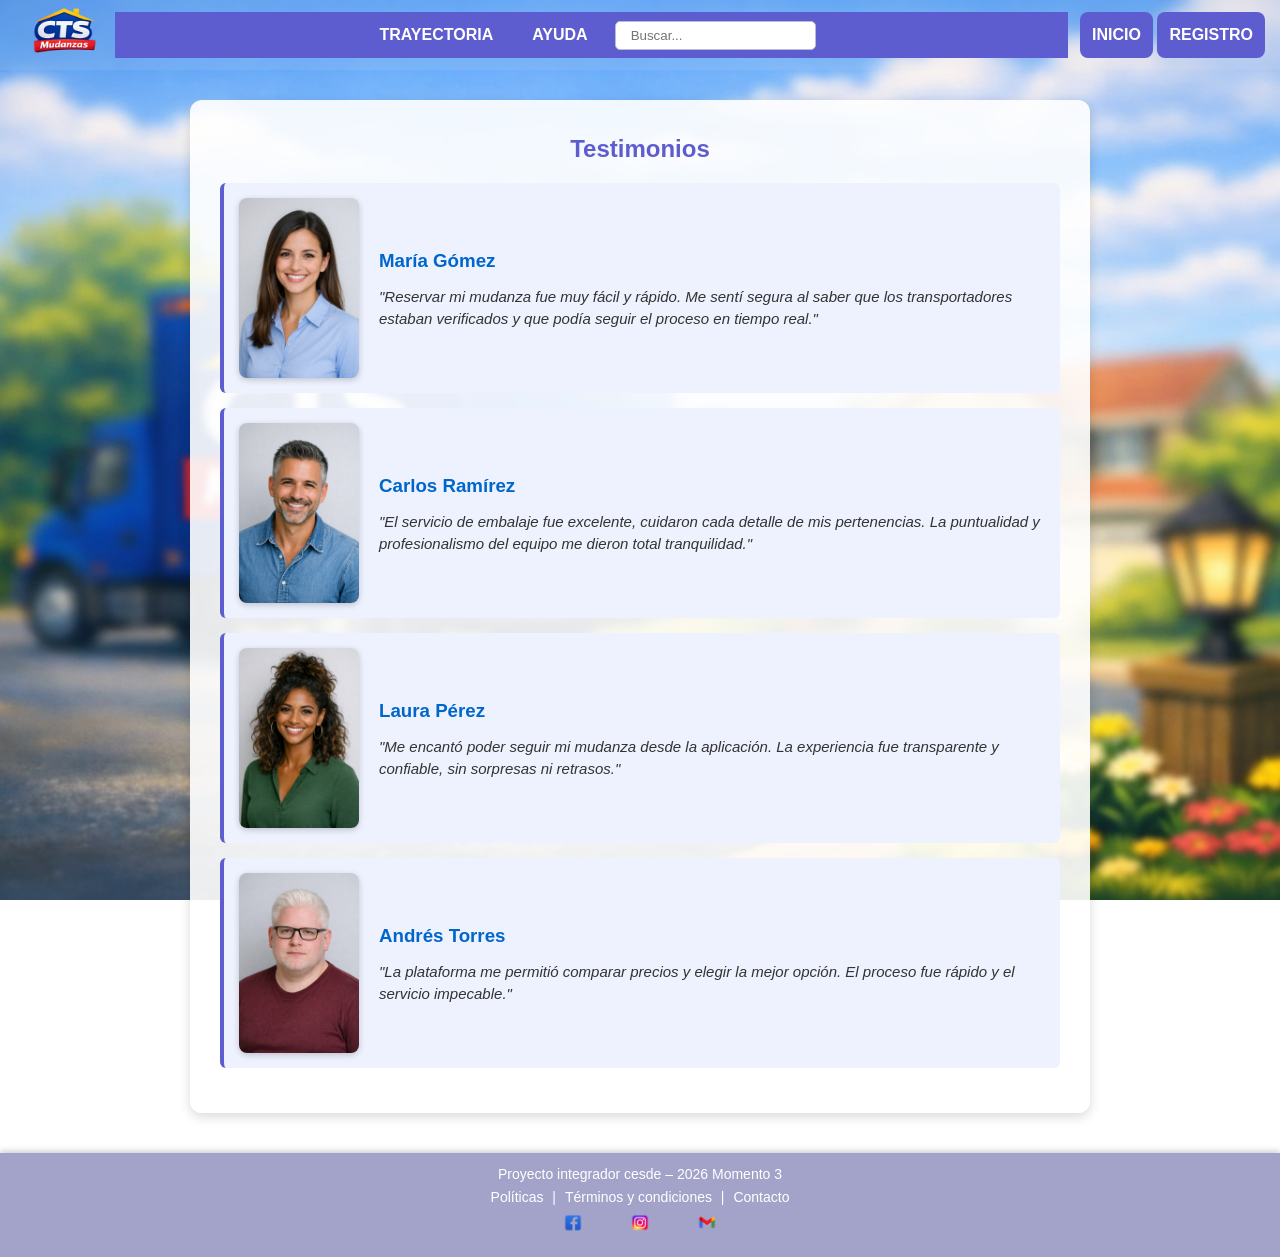
<file: Testimonios.html>
<!DOCTYPE html>
<html lang="en">

<head>
  <meta charset="UTF-8">
  <meta name="viewport" content="width=device-width, initial-scale=1.0">
  <title>TESTIMONIOS</title>
  <link rel="stylesheet" href="Css/style.css">
</head>

<body>
  <header class="cabezera">
    <nav>
      <section class="nav-izquierda">
        <a href="index.html" class="logo">
          <img src="imagenes/Logo_CTS.png" alt="CTS" />
        </a>
      </section>

      <form class="barra-busqueda busqueda-mobile" action="busqueda.html" method="get">
        <input type="text" name="q" placeholder="Buscar...">
      </form>

      <input class="menu-toggle" type="checkbox" id="menu-toggle" aria-label="Abrir menu">
      <label class="hamburger-btn" for="menu-toggle" aria-label="Abrir menu">
        <span></span>
        <span></span>
        <span></span>
      </label>
      <label class="menu-overlay" for="menu-toggle" aria-label="Cerrar menu"></label>

      <section class="hamburger-menu" aria-label="Menu principal">
        <section class="nav-centro">
          <a href="Trayectoria.html">TRAYECTORIA</a>

          <section class="dropdown">
            <input class="help-toggle" type="checkbox" id="help-toggle" aria-label="Abrir ayuda">
            <label class="dropbtn" for="help-toggle">AYUDA</label>
            <section class="dropdown-content">
              <a href="ComoUsarCTS.html">Como usar CTS</a>
              <a href="QuienesSomos.html">Quienes somos</a>
              <a href="PreguntasFrecuentes.html">Preguntas Frecuentes</a>
              <a href="Testimonios.html">Testimonios</a>
            </section>
          </section>

          <form class="barra-busqueda busqueda-desktop" action="busqueda.html" method="get">
            <input type="text" name="q" placeholder="Buscar...">
          </form>
        </section>

        <section class="nav-derecha">
          <a href="inicio.html">INICIO</a>
          <a href="Registro.html">REGISTRO</a>
        </section>
      </section>
    </nav>
  </header>

  <section class="testimonios">
    <h2>Testimonios</h2>

    <article>
      <img src="imagenes/Maria_gomez.png" alt="Foto de María Gómez">
      <aside>
        <h3>María Gómez</h3>
        <p>"Reservar mi mudanza fue muy fácil y rápido. Me sentí segura al saber que los transportadores estaban
          verificados y que podía seguir el proceso en tiempo real."</p>
      </aside>
    </article>

    <article>
      <img src="imagenes/Carlos_ramirez.png" alt="Foto de Carlos Ramírez">
      <aside>
        <h3>Carlos Ramírez</h3>
        <p>"El servicio de embalaje fue excelente, cuidaron cada detalle de mis pertenencias. La puntualidad y
          profesionalismo del equipo me dieron total tranquilidad."</p>
      </aside>
    </article>

    <article>
      <img src="imagenes/Laura_perez.png" alt="Foto de Laura Pérez">
      <aside>
        <h3>Laura Pérez</h3>
        <p>"Me encantó poder seguir mi mudanza desde la aplicación. La experiencia fue transparente y confiable, sin
          sorpresas ni retrasos."</p>
      </aside>
    </article>

    <article>
      <img src="imagenes/Andres_torres.png" alt="Foto de Andrés Torres">
      <aside>
        <h3>Andrés Torres</h3>
        <p>"La plataforma me permitió comparar precios y elegir la mejor opción. El proceso fue rápido y el servicio
          impecable."</p>
      </aside>
    </article>
  </section>

  <footer>
    <p>Proyecto integrador cesde – 2026 Momento 3</p>

    <section class="footer-links">
      <a href="Politicas.html">Políticas</a> |
      <a href="TerminoyCondiciones.html">Términos y condiciones</a> |
      <a href="contacto.html">Contacto</a>
    </section>

    <section class="footer-social">
      <a href="https://facebook.com" target="_blank">
        <img src="imagenes/Logo_face.png" alt="Facebook">
      </a>
      <a href="https://instagram.com" target="_blank">
        <img src="imagenes/Logo_inst.png" alt="Instagram">
      </a>
      <a href="https://www.gmail.com">
        <img src="imagenes/Logo_gmail.png" alt="Gmail">
      </a>
    </section>
  </footer>
</body>

</html>
</file>
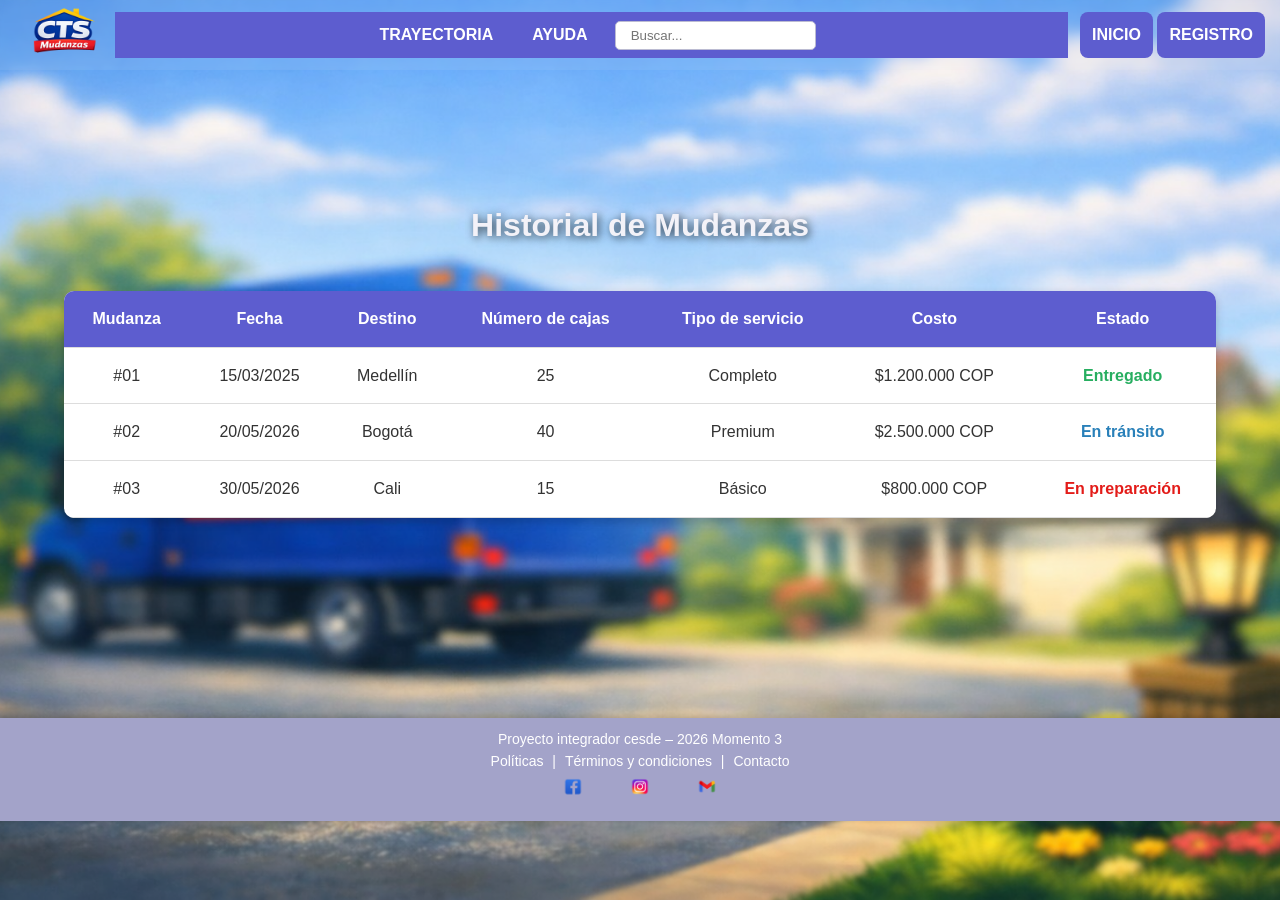
<file: Trayectoria.html>
<!DOCTYPE html>
<html lang="en">

<head>
    <meta charset="UTF-8">
    <meta name="viewport" content="width=device-width, initial-scale=1.0">
    <title>TRAYECTORIA</title>
    <link rel="stylesheet" href="Css/style.css">
</head>

<body>

    <!-- Barra de navegación -->
  <header class="cabezera">
    <nav>
      <section class="nav-izquierda">
        <a href="index.html" class="logo">
          <img src="imagenes/Logo_CTS.png" alt="CTS" />
        </a>
      </section>

      <form class="barra-busqueda busqueda-mobile" action="busqueda.html" method="get">
        <input type="text" name="q" placeholder="Buscar...">
      </form>

      <input class="menu-toggle" type="checkbox" id="menu-toggle" aria-label="Abrir menu">
      <label class="hamburger-btn" for="menu-toggle" aria-label="Abrir menu">
        <span></span>
        <span></span>
        <span></span>
      </label>
      <label class="menu-overlay" for="menu-toggle" aria-label="Cerrar menu"></label>

      <section class="hamburger-menu" aria-label="Menu principal">
        <section class="nav-centro">
          <a href="Trayectoria.html">TRAYECTORIA</a>

          <section class="dropdown">
            <input class="help-toggle" type="checkbox" id="help-toggle" aria-label="Abrir ayuda">
            <label class="dropbtn" for="help-toggle">AYUDA</label>
            <section class="dropdown-content">
              <a href="ComoUsarCTS.html">Como usar CTS</a>
              <a href="QuienesSomos.html">Quienes somos</a>
              <a href="PreguntasFrecuentes.html">Preguntas Frecuentes</a>
              <a href="Testimonios.html">Testimonios</a>
            </section>
          </section>

          <form class="barra-busqueda busqueda-desktop" action="busqueda.html" method="get">
            <input type="text" name="q" placeholder="Buscar...">
          </form>
        </section>

        <section class="nav-derecha">
          <a href="inicio.html">INICIO</a>
          <a href="Registro.html">REGISTRO</a>
        </section>
      </section>
    </nav>
  </header>

    <h1>Historial de Mudanzas</h1>

    <table>
        <thead>
            <tr>
                <th>Mudanza</th>
                <th>Fecha</th>
                <th>Destino</th>
                <th>Número de cajas</th>
                <th>Tipo de servicio</th>
                <th>Costo</th>
                <th>Estado</th>
            </tr>
        </thead>
        <tbody>
            <tr>
                <td>#01</td>
                <td>15/03/2025</td>
                <td>Medellín</td>
                <td>25</td>
                <td>Completo</td>
                <td>$1.200.000 COP</td>
                <td class="estado entregado">Entregado</td>
            </tr>
            <tr>
                <td>#02</td>
                <td>20/05/2026</td>
                <td>Bogotá</td>
                <td>40</td>
                <td>Premium</td>
                <td>$2.500.000 COP</td>
                <td class="estado en-transito">En tránsito</td>
            </tr>
            <tr>
                <td>#03</td>
                <td>30/05/2026</td>
                <td>Cali</td>
                <td>15</td>
                <td>Básico</td>
                <td>$800.000 COP</td>
                <td class="estado en-preparacion">En preparación</td>
            </tr>
        </tbody>
    </table>

    <footer>
        <p>Proyecto integrador cesde – 2026 Momento 3</p>

        <section class="footer-links">
            <a href="Politicas.html">Políticas</a> |
            <a href="TerminoyCondiciones.html">Términos y condiciones</a> |
            <a href="contacto.html">Contacto</a>
        </section>

        <section class="footer-social">
            <a href="https://facebook.com" target="_blank">
                <img src="imagenes/Logo_face.png" alt="Facebook">
            </a>
            <a href="https://instagram.com" target="_blank">
                <img src="imagenes/Logo_inst.png" alt="Instagram">
            </a>
            <a href="https://www.gmail.com">
                <img src="imagenes/Logo_gmail.png" alt="Gmail">
            </a>
        </section>
    </footer>
</body>

</html>
</file>
<file: Css/style.css>
* {
    margin: 0;
    padding: 0;
    box-sizing: border-box;
}

body {
    font-family: Arial, sans-serif;
    background: url("../imagenes/Fondo2.png") no-repeat center center fixed;
    background-size: cover;
    color: #333;
    line-height: 1.6;
}

.logo img {
    height: 100px;
    width: auto;
    display: block;
}


/* Barra de navegación */
.cabezera nav {
    display: flex;
    height: 70px;
    justify-content: space-between;
    align-items: center;
    padding: 15px;
    position: fixed;
    top: 0;
    width: 100%;
    z-index: 1000;
    background: rgba(230, 230, 232, 0.1);
    backdrop-filter: blur(2px);
    /* border: 1px solid rgba(77, 27, 194, 0.8); */
}

/* CENTRO */
.nav-centro {
    flex: 1;
    display: flex;
    justify-content: center;
    align-items: center;
    gap: 15px;
    padding-left: 300px;
}

/* BOTONES CENTRO */
.nav-centro button {
    background: rgb(93, 93, 207);
    color: rgb(244, 243, 246);
    border: none;
    padding: 12px 25px;
    border-radius: 12px;
    transition: all 0.3s ease;
}

/* HOVER BOTONES */
.nav-centro button:hover {
    transform: translateY(-5px);
    background: rgb(70, 70, 180);
    box-shadow: 0px 10px 20px rgba(0, 0, 0, 0.25);
}

/* IZQUIERDA */
.nav-izquierda a {
    font-size: 20px;
    background-color: rgb(93, 93, 207);
    flex: 1;
}

/* DERECHA */
.nav-derecha {
    flex: 1;
    text-align: right;
}

/* LINKS DERECHA */
.nav-derecha a {
    display: inline-block;
    background: rgb(93, 93, 207);
    color: rgb(244, 243, 246);
    border: none;
    padding: 7px 20px;
    border-radius: 12px;
    text-decoration: none;
    transition: all 0.3s ease;
}

/* EFECTO HOVER */
.nav-derecha a:hover {
    transform: translateY(-10px);
    background: rgb(70, 70, 180);
    box-shadow: 0px 10px 20px rgba(0, 0, 0, 0.25);
}

/* Barra de búsqueda */
.barra-busqueda {
    display: flex;
    align-items: center;
}

.barra-busqueda input {
    padding: 6px 15px;
    border: 1px solid rgb(187, 187, 210);
    border-radius: 5px 5px;
    outline: none;
}


/*Boton ayuda */
.dropdown {
    position: relative;
    display: inline-block;
}

.dropbtn {
    background-color: transparent;
    border: none;
    color: white;
    font-weight: bold;
    cursor: pointer;
    margin: 0 15px;
    transition: all 0.3s ease;
}

/* CONTENEDOR */
.dropdown-content {
    display: block;
    position: absolute;
    top: 50px;
    background-color: rgb(93, 93, 207);
    min-width: 250px;
    border-radius: 15px;
    padding: 10px;
    box-shadow: 0px 10px 20px rgba(0,0,0,0.25);
    z-index: 1000;
}

/* LINKS */
.dropdown-content a {
    display: block;
    color: white !important;
    text-decoration: none;
    padding: 15px;
    border-radius: 10px;
    font-weight: bold;
    transition: all 0.3s ease;
}

/* HOVER */
.dropdown-content a:hover {
    background: white;
    color: rgb(93, 93, 207) !important;
    transform: translateX(5px);
}


/* Estilo de enlaces */
.cabezera a {
    color: white;
    text-decoration: none;
    margin: 0 15px;
    font-weight: bold;
}

.cabezera a:hover {
    color: rgb(161, 161, 205);
}

/* Contenedor boton CTS */
.conten {
    display: flex;
    justify-content: center;
    align-items: center;
    background: rgba(255, 255, 255, 0.9);
    margin: 120px auto 40px auto;
    padding: 30px;
    width: 80%;
    border-radius: 10px;
    box-shadow: 0 4px 10px rgba(0, 0, 0, 0.2);
}

.dere {
    padding: 10px;
    font-size: 15px;
}

.izqui img {
    max-width: 80%;
    border-radius: 8px;
    margin-left: 80px;
}

/* Sección mudanza */
.mudanza {
    background: rgba(255, 255, 255, 0.9);
    margin: 20px auto;
    padding: 20px;
    width: 80%;
    border-radius: 10px;
}

.mudanza ul {
    margin-top: 10px;
    padding-left: 20px;
}

/* Formulario */
.agenda {
    background: rgba(255, 255, 255, 0.9);
    margin: 20px auto;
    padding: 20px;
    width: 80%;
    border-radius: 10px;
}

.agenda form {
    display: flex;
    flex-direction: column;
    gap: 10px;
}

.agenda input,
.agenda button {
    padding: 10px;
    border: 1px solid #ccc;
    border-radius: 5px;
}

.agenda button {
    background: rgb(93, 93, 207);
    color: white;
    cursor: pointer;
    font-weight: bold;
}

.agenda button:hover {
    background: rgb(161, 161, 205);
}

/* Login flotante del boton de inicio */
.login-flotante {
    margin-bottom: 200px;
    margin-left: 450px;
    margin-top: 200px;
    background: white;
    padding: 40px;
    width: 350px;
    border-radius: 10px;
    box-shadow: 0 0 15px rgba(0, 0, 0, 0.3);
    display: flex;
    flex-direction: column;
    gap: 15px;
    z-index: 500;
}

.login-flotante h2 {
    text-align: center;
    margin-bottom: 10px;
    color: rgb(93, 93, 207);
}

.login-flotante h3 {
    font-size: 16px;
    margin-top: 10px;
    color: #0a0808;
}

.login-flotante input {
    padding: 10px;
    font-size: 16px;
    border: 1px solid #b4b4b4;
    border-radius: 5px;
}

.login-flotante button {
    padding: 10px;
    background: rgb(93, 93, 207);
    color: white;
    border: none;
    cursor: pointer;
    border-radius: 5px;
}

.login-flotante button:hover {
    background: rgb(161, 161, 205);
}

/* Registro flotante boton de registro */
.registro-flotante {
    margin-bottom: 150px;
    margin-left: 450px;
    margin-top: 150px;
    background: white;
    padding: 30px;
    width: 350px;
    border-radius: 10px;
    box-shadow: 0 0 15px rgba(0, 0, 0, 0.3);
    display: flex;
    flex-direction: column;
    gap: 15px;
    z-index: 1000;
}

.registro-flotante h2 {
    text-align: center;
    margin-bottom: 10px;
    color: rgb(93, 93, 207);
}

.registro-flotante h3 {
    font-size: 16px;
    margin-top: 10px;
    color: #333;
}

.registro-flotante input {
    padding: 10px;
    font-size: 16px;
    border: 1px solid #b4b4b4;
    border-radius: 5px;
}

.registro-flotante label {
    font-size: 14px;
    color: #555;
}

.registro-flotante button {
    padding: 10px;
    background: rgb(93, 93, 207);
    color: white;
    border: none;
    cursor: pointer;
    border-radius: 5px;
}

.registro-flotante button:hover {
    background: rgb(161, 161, 205);
}

/* Boton trayectoria */
h1 {
    color: rgb(243, 242, 248);
    text-align: center;
    padding-top: 200px;
    text-shadow: 2px 2px 8px rgba(0, 0, 0, 0.7);
}

table {
    width: 90%;
    margin: 40px auto;
    margin-bottom: 200px;
    border-collapse: collapse;
    box-shadow: 0 4px 10px rgba(0, 0, 0, 0.2);
    border-radius: 10px;
    overflow: hidden;
    background-color: white;
}

th,
td {
    padding: 15px;
    text-align: center;
    border-bottom: 1px solid #ddd;
}

th {
    background-color: rgb(93, 93, 207);
    color: white;
}

tr:hover {
    background-color: #f1f1f1;
}

.estado {
    font-weight: bold;
}

.estado.en-preparacion {
    color: #e31c19;
}

.estado.en-transito {
    color: #2980b9;
}

.estado.entregado {
    color: #27ae60;
}

/*preguntas frecuentes*/
.PreguntasF {
    width: 80%;
    margin: 50px auto;
    padding: 50px;
    margin-top: 100px;
    border-radius: 10px;
    background-color: rgba(255, 255, 255, 0.9);
    box-shadow: 0 4px 10px rgba(0, 0, 0, 0.1);
}

.PreguntasF h2 {
    text-align: center;
    color: rgb(93, 93, 207);
    margin-bottom: 20px;
}

details {
    margin: 15px;
    padding: 10px;
    border: 1px solid rgb(161, 161, 205);
    border-radius: 5px;
    background: #fff;
}

summary {
    font-weight: bold;
    cursor: pointer;
    color: #333;
}

details[open] {
    background: #eef2ff;
    border-color: rgb(161, 161, 205);
}

/*Como usar CTS*/

.ComoUsarCTS {
    display: grid;
    margin: 40px;
    background: rgba(255, 255, 255, 0.9);
    width: 90%;
    margin-top: 100px;
    margin-bottom: 100px;
    border-radius: 10px;
    padding: 30px;
}

/* CADA SECTION */
.ComoUsarCTS section {

    display: grid;

    grid-template-columns: 1fr 1fr 2fr;

    align-items: center;

    gap: 30px;

    margin: 20px auto;

    border-radius: 15px;

    padding: 20px;

    box-shadow: 0 10px 20px rgba(0, 0, 0, 0.1);

    background: white;
}

/* TITULO PRINCIPAL */
.ComoUsarCTS h2 {

    text-align: center;

    font-size: 25px;

    color: rgb(93, 93, 207);

    margin-bottom: 20px;

    margin-top: 0;

    padding-top: 0;
}

/* COLUMNA H3 */
.ComoUsarCTS section h3 {

    color: rgb(93, 93, 207);

    text-align: center;

    font-size: 20px;
}

/* COLUMNA IMAGEN */
.ComoUsarCTS .imagen-contenedor {

    display: flex;

    justify-content: center;
}

.ComoUsarCTS .imagen-contenedor img {

    width: 200px;

    border-radius: 10px;

    box-shadow: 0 4px 8px rgba(0, 0, 0, 0.15);
}

/* COLUMNA TEXTO */
.ComoUsarCTS .descripcion {

    font-size: 16px;

    line-height: 1.6;

    color: #333;
}
/*Politicas*/

.politicas {
    max-width: 900px;
    margin: 10px auto;
    background: rgba(255, 255, 255, 0.9);
    margin-top: 150px;
    margin-bottom: 100px;
    border-radius: 10px;
    padding: 20px;
}

.politicas h2 {
    text-align: center;
    color: rgb(93, 93, 207);
    margin-top: 0;
    padding-top: 0;
}

.politicas h3 {
    color: rgb(93, 93, 207);
    margin-top: 20px;
}

.politicas p {
    margin-top: 10px;
    font-size: 16px;
    line-height: 1.6;
    color: #333;
}

.politicas ul {
    margin-top: 15px;
    padding-left: 20px;
}

.politicas ul li {
    margin-bottom: 10px;
}

.ejemplos {
    background: #eef2ff;
    border-left: 4px solid rgb(93, 93, 207);
    padding: 15px;
    margin-top: 20px;
    border-radius: 6px;
}

.ejemplos p {
    margin: 8px 0;
}

/* Quienes somos */

.quienes-somos {
    background-color: rgba(255, 255, 255, 0.9);
    padding: 80px;
    margin-top: 150px;
    margin-bottom: 100px;
    border-radius: 10px;
    box-shadow: 0 4px 10px rgba(0, 0, 0, 0.1);
}

.quienes-somos h2 {
    text-align: center;
    color: rgb(93, 93, 207);
    font-size: 2em;
    margin-bottom: 10px;
}

.contenido {
    display: flex;
    flex-wrap: wrap;
    align-items: center;
    justify-content: space-between;
    gap: 40px;
}

.texto {
    flex: 1 1 55%;
    font-size: 1.1em;
    color: #333;
    line-height: 1.8;
}

.texto p {
    margin-bottom: 30px;
}

.imagenes {
    flex: 1 1 40%;
    display: flex;
    flex-direction: column;
    gap: 20px;
    align-items: center;
}

.imagenes img {
    width: 100%;
    max-width: 350px;
    border-radius: 10px;
    transition: transform 0.3s ease, box-shadow 0.3s ease;
}


/* Testimonios */

.testimonios {
    max-width: 900px;
    margin: 40px auto;
    margin-top: 100px;
    background: rgba(255, 255, 255, 0.9);
    border-radius: 12px;
    box-shadow: 0 4px 12px rgba(0, 0, 0, 0.15);
    padding: 30px;
}

.testimonios h2 {
    text-align: center;
    color: rgb(93, 93, 207);
    margin-top: 0;
    padding-top: 0;
}

.testimonios article {
    display: flex;
    align-items: center;
    gap: 20px;
    background: #eef2ff;
    border-left: 4px solid rgb(93, 93, 207);
    padding: 15px;
    margin: 15px 0;
    border-radius: 6px;
}

.testimonios article img {
    width: 120px;
    height: auto;
    border-radius: 8px;
    box-shadow: 0 2px 6px rgba(0, 0, 0, 0.2);
}

.testimonios article h3 {
    margin: 0 0 10px 0;
    color: #0066cc;
}

.testimonios article p {
    margin: 0;
    font-size: 15px;
    line-height: 1.5;
    color: #333;
    font-style: italic;
}

/* Footer */
footer {
    position: relative;
    bottom: 0;
    width: 100%;
    background-color: rgb(163, 163, 201);
    color: white;
    text-align: center;
    padding: 10px 0;
    font-size: 14px;
    box-shadow: 0 -2px 6px rgba(0, 0, 0, 0.2);
}

.footer-links a {
    color: #ffffff;
    text-decoration: none;
    margin: 0 5px;
}

.footer-links a:hover {
    text-decoration: underline;
}

.footer-social a {
    color: #ffffff;
    margin: 0 8px;
    font-size: 18px;
    text-decoration: none;
}

.footer-social img {
    height: 30px;
    width: auto;
    margin: 0 8px;
    transition: transform 0.2s ease;
}

.footer-social img:hover {
    transform: scale(1.2);
}

.menu-toggle,
.help-toggle {
    display: none;
}

/* Menu hamburguesa */
.hamburger-btn {
    width: 46px;
    height: 42px;
    display: none;
    flex-direction: column;
    justify-content: center;
    gap: 6px;
    background: rgb(93, 93, 207);
    border: none;
    border-radius: 12px;
    cursor: pointer;
    padding: 9px;
}

.hamburger-btn span {
    display: block;
    width: 100%;
    height: 3px;
    background: white;
    border-radius: 10px;
}

.menu-overlay {
    display: none;
}

.hamburger-menu {
    display: flex;
    align-items: center;
    justify-content: flex-end;
    gap: 12px;
    position: static;
    width: auto;
    background: rgb(93, 93, 207);
    border-radius: 0;
    box-shadow: none;
    padding: 0;
    z-index: 1200;
}

.hamburger-menu a,
.hamburger-menu .dropbtn {
    width: auto;
    display: inline-block;
    margin: 0;
    padding: 10px 12px;
    border-radius: 8px;
    text-align: left;
    color: white;
    font-weight: bold;
    text-decoration: none;
}

.hamburger-menu a:hover,
.hamburger-menu .dropbtn:hover {
    background: rgb(70, 70, 180);
    color: white;
    transform: none;
    box-shadow: none;
}

.hamburger-menu .dropdown {
    display: inline-block;
    width: auto;
}

.hamburger-menu .dropdown-content {
    position: absolute;
    width: max-content;
    min-width: 180px;
    margin-top: 6px;
    padding: 6px;
    background-color: rgb(70, 70, 180);
    box-shadow: 0px 4px 10px rgba(0, 0, 0, 0.2);
}

.hamburger-menu .dropdown-content a {
    color: white;
    padding: 9px 12px;
}

.hamburger-menu .dropdown-content a:hover {
    background: white;
    color: rgb(93, 93, 207);
}

.hamburger-menu .dropdown:hover .dropdown-content {
    display: block;
}

.help-toggle:checked ~ .dropdown-content {
    display: block;
}

.ComoUsarCTS {
    max-width: 1200px;
    margin-left: auto;
    margin-right: auto;
}

@media (max-width: 1024px) {
    .ComoUsarCTS {
        width: 95%;
        margin: 100px auto 60px;
        padding: 25px;
    }

    .ComoUsarCTS section {
        grid-template-columns: 1fr;
        gap: 18px;
        padding: 18px;
    }

    .ComoUsarCTS .imagen-contenedor img {
        width: min(100%, 320px);
    }

    .ComoUsarCTS .descripcion {
        font-size: 15px;
    }
}

@media (max-width: 768px) {
    .ComoUsarCTS {
        width: 100%;
        margin: 120px 0 40px;
        padding: 18px;
    }

    .ComoUsarCTS h2 {
        font-size: 22px;
    }

    .ComoUsarCTS section h3 {
        font-size: 18px;
    }

    .ComoUsarCTS .imagen-contenedor img {
        width: 100%;
        max-width: 100%;
    }

    .cabezera nav {
        flex-wrap: wrap;

        padding-bottom: 10px;
    }

    .nav-centro {
        padding-left: 0;
        flex-wrap: wrap;
        justify-content: center;
        gap: 10px;
    }

    .nav-derecha {
        width: 100%;
        text-align: center;
        order: 3;
    }

    .barra-busqueda {
        width: 100%;
        margin-top: 10px;
    }

    .hamburger-btn {
        display: flex;
    }

    .hamburger-menu {
        flex-direction: column;
        width: 100%;
        gap: 8px;
        padding-top: 10px;
    }

    footer {
        padding: 15px 10px;
    }
}

@media (max-width: 765px) {
    .cabezera nav {
        padding: 10px 15px;
    }

    .hamburger-btn {
        display: flex;
    }

    .menu-toggle:checked ~ .menu-overlay {
        display: block;
        position: fixed;
        inset: 0;
        z-index: 1100;
    }

    .hamburger-menu {
        display: none;
        position: absolute;
        top: 78px;
        right: 15px;
        width: min(290px, calc(100vw - 30px));
        background: rgb(93, 93, 207);
        border-radius: 10px;
        box-shadow: 0px 10px 20px rgba(0, 0, 0, 0.25);
        padding: 12px;
        z-index: 1200;
    }

    .menu-toggle:checked ~ .hamburger-menu {
        display: flex;
        flex-direction: column;
        align-items: stretch;
        gap: 8px;
    }

    .hamburger-menu a,
    .hamburger-menu .dropbtn {
        width: 100%;
        display: block;
        text-align: left;
    }

    .hamburger-menu .dropdown {
        display: block;
        width: 100%;
    }

    .hamburger-menu .dropdown-content {
        position: static;
        width: 100%;
        min-width: 0;
        box-shadow: none;
    }

    .hamburger-menu .dropdown:hover .dropdown-content {
        display: none;
    }

    .help-toggle:checked ~ .dropdown-content {
        display: block;
    }

    .logo img {
        height: 82px;
    }

    .conten,
    .contenido,
    .ComoUsarCTS section,
    .testimonios article {
        flex-direction: column;
    }

    .conten,
    .mudanza,
    .agenda,
    .PreguntasF,
    .ComoUsarCTS,
    .testimonios,
    .politicas {
        width: 92%;
        padding: 20px;
    }

    .izqui img {
        max-width: 100%;
        margin-left: 0;
    }

    .login-flotante,
    .registro-flotante {
        width: min(350px, calc(100% - 30px));
        margin: 140px auto 120px auto;
    }

    table {
        display: block;
        width: 92%;
        overflow-x: auto;
    }
}

@media (min-width: 766px) {
    .hamburger-menu {
        min-width: 260px;
    }
}

/* Ajustes finales del menu responsive */
.busqueda-mobile {
    display: none;
}

.busqueda-desktop {
    display: flex;
}

.hamburger-menu {
    flex: 1;
    justify-content: space-between;
    background: transparent;
}

.hamburger-menu .nav-centro {
    flex: 1;
    display: flex;
    justify-content: center;
    align-items: center;
    gap: 15px;
    padding-left: 0;
    background-color: rgb(93, 93, 207);
}

.hamburger-menu .nav-derecha {
    flex: 0 0 auto;
    text-align: right;
}

.hamburger-menu .dropdown-content {
    display: none;
    background-color: rgb(93, 93, 207);
}

.hamburger-menu .dropdown-content a {
    color: rgb(93, 93, 207);
    background: transparent;
}

.hamburger-menu .dropdown:hover .dropdown-content {
    display: block;
}

@media (max-width: 765px) {
    .cabezera nav {
        gap: 8px;
        justify-content: space-between;
    }

    .nav-izquierda {
        flex: 0 0 auto;
    }

    .busqueda-desktop {
        display: none;
    }

    .busqueda-mobile {
        display: flex;
        flex: 1;
        min-width: 0;
    }

    .busqueda-mobile input {
        width: 100%;
        padding: 6px 8px;
    }

    .hamburger-menu {
        flex: none;
        background: rgba(93, 93, 207, 0.9);
        justify-content: flex-start;
    }

    .hamburger-menu .nav-centro,
    .hamburger-menu .nav-derecha {
        width: 100%;
        flex: none;
        display: flex;
        flex-direction: column;
        align-items: stretch;
        gap: 8px;
        padding-left: 0;
        text-align: left;
        background: transparent;
    }

    .hamburger-menu .nav-derecha a {
        display: block;
        margin: 0;
        padding: 10px 12px;
        transform: none;
    }

    .hamburger-menu .dropdown-content {
        display: none;
        background-color: rgb(70, 70, 180);
    }

    .hamburger-menu .dropdown-content a {
        color: white;
    }

    .hamburger-menu .dropdown:hover .dropdown-content {
        display: none;
    }

    .hamburger-menu .help-toggle:checked ~ .dropdown-content {
        display: block;
    }
}
</file>
